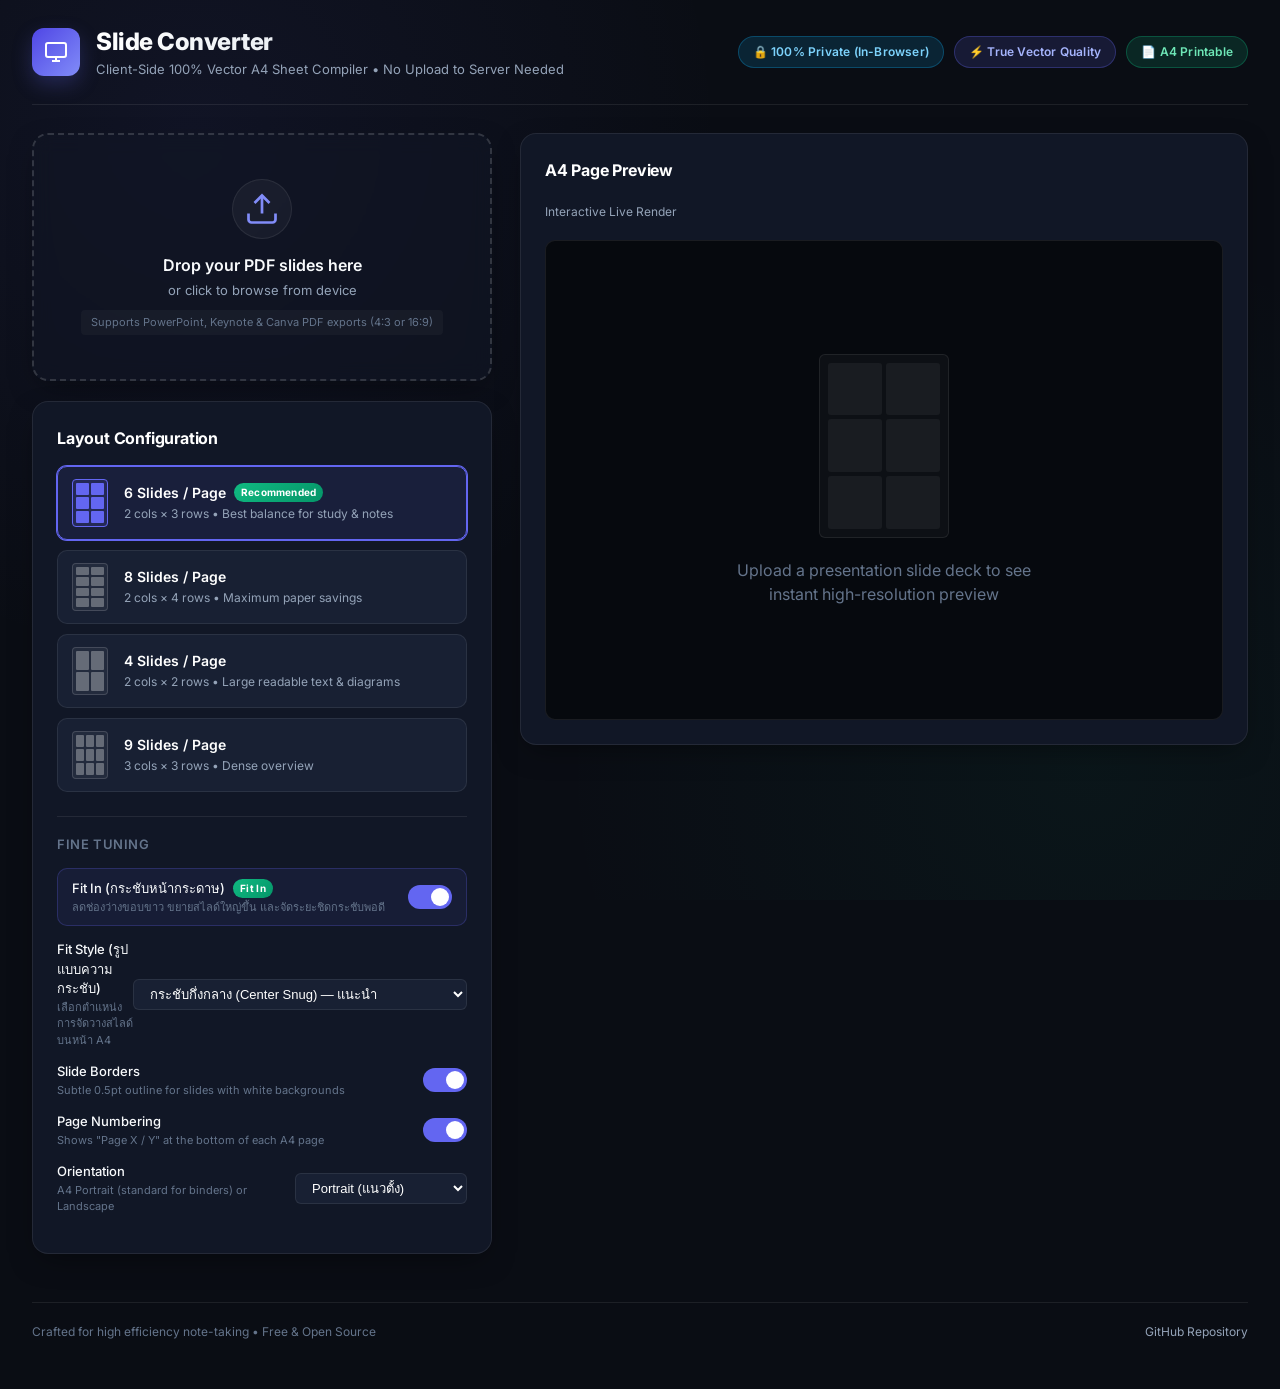
<file: index.html>
<!DOCTYPE html>
<html lang="en">
<head>
  <meta charset="UTF-8">
  <meta name="viewport" content="width=device-width, initial-scale=1.0">
  <title>Slide Converter — N-up A4 Presentation Sheets</title>
  <link rel="preconnect" href="https://fonts.googleapis.com">
  <link rel="preconnect" href="https://fonts.gstatic.com" crossorigin>
  <link href="https://fonts.googleapis.com/css2?family=Inter:wght@300;400;500;600;700;800&family=JetBrains+Mono:wght@400;500&display=swap" rel="stylesheet">
  <link rel="stylesheet" href="./style.css">

  <!-- Core In-Browser Vector PDF Processing & Rendering Engines -->
  <script src="./vendor/pdf-lib.min.js"></script>
  <script src="./vendor/pdf.min.js"></script>
</head>
<body>
  <div class="app-container">
    <!-- Header -->
    <header class="app-header">
      <div class="header-brand">
        <div class="brand-icon">
          <svg width="24" height="24" viewBox="0 0 24 24" fill="none" stroke="currentColor" stroke-width="2">
            <rect x="2" y="3" width="20" height="14" rx="2" ry="2"></rect>
            <line x1="8" y1="21" x2="16" y2="21"></line>
            <line x1="12" y1="17" x2="12" y2="21"></line>
          </svg>
        </div>
        <div>
          <h1 class="brand-title">Slide Converter</h1>
          <p class="brand-subtitle">Client-Side 100% Vector A4 Sheet Compiler • No Upload to Server Needed</p>
        </div>
      </div>
      <div class="header-badges">
        <span class="badge badge-privacy">🔒 100% Private (In-Browser)</span>
        <span class="badge badge-vector">⚡ True Vector Quality</span>
        <span class="badge badge-a4">📄 A4 Printable</span>
      </div>
    </header>

    <!-- Main Workspace Grid -->
    <main class="main-layout">
      <!-- Left Column: Controls & Upload -->
      <section class="controls-panel">
        <!-- Upload Card -->
        <div class="card upload-card" id="drop-zone">
          <input type="file" id="file-input" accept=".pdf" class="file-input-hidden" />
          <div class="drop-content" id="drop-content-idle">
            <div class="upload-icon-pulse">
              <svg width="36" height="36" viewBox="0 0 24 24" fill="none" stroke="currentColor" stroke-width="1.8">
                <path d="M21 15v4a2 2 0 0 1-2 2H5a2 2 0 0 1-2-2v-4"></path>
                <polyline points="17 8 12 3 7 8"></polyline>
                <line x1="12" y1="3" x2="12" y2="15"></line>
              </svg>
            </div>
            <h3 class="upload-title">Drop your PDF slides here</h3>
            <p class="upload-desc">or click to browse from device</p>
            <span class="upload-hint">Supports PowerPoint, Keynote & Canva PDF exports (4:3 or 16:9)</span>
          </div>

          <div class="file-info-bar" id="file-info-bar" style="display: none;">
            <div class="file-meta">
              <div class="file-icon-pdf">PDF</div>
              <div class="file-details">
                <span class="file-name" id="selected-file-name">presentation.pdf</span>
                <span class="file-stats" id="selected-file-stats">0 slides • 0 MB</span>
              </div>
            </div>
            <button class="btn-icon" id="btn-change-file" title="Change File">
              <svg width="18" height="18" viewBox="0 0 24 24" fill="none" stroke="currentColor" stroke-width="2">
                <path d="M21.5 2v6h-6M21.34 15.57a10 10 0 1 1-.57-8.38l5.67-5.67"/>
              </svg>
            </button>
          </div>
        </div>

        <!-- Slide Selection Card -->
        <div class="card selection-card" id="selection-card" style="display: none;">
          <div class="selection-card-header">
            <div class="selection-title-group">
              <h2 class="card-title" style="margin-bottom: 2px;">Slide Selection (เลือกหน้า)</h2>
              <span class="selection-badge" id="selection-summary-badge">All slides selected</span>
            </div>
            <button class="btn-visual-picker" id="btn-open-picker" type="button">
              <svg width="15" height="15" viewBox="0 0 24 24" fill="none" stroke="currentColor" stroke-width="2">
                <rect x="3" y="3" width="7" height="7"></rect>
                <rect x="14" y="3" width="7" height="7"></rect>
                <rect x="14" y="14" width="7" height="7"></rect>
                <rect x="3" y="14" width="7" height="7"></rect>
              </svg>
              <span>Visual Picker (ดูรูปภาพ)</span>
            </button>
          </div>

          <div class="range-input-wrapper">
            <div class="range-input-row">
              <input type="text" id="slide-range-input" class="range-input" placeholder="e.g. 1-12, 15, 20-35 (all = ทั้งหมด)" />
              <button class="btn-apply-range" id="btn-apply-range" title="Apply Range">Apply</button>
            </div>
            <div class="quick-preset-chips">
              <button class="preset-chip active" id="chip-all" type="button">All Slides</button>
              <button class="preset-chip" id="chip-skip-first" type="button">Exclude #1 (ตัดหน้าปก)</button>
              <button class="preset-chip" id="chip-even" type="button">Even Only</button>
              <button class="preset-chip" id="chip-odd" type="button">Odd Only</button>
            </div>
          </div>
        </div>

        <!-- Layout Selector Card -->
        <div class="card settings-card">
          <h2 class="card-title">Layout Configuration</h2>
          
          <div class="layout-grid">
            <!-- 6 Slides Preset (Default) -->
            <label class="layout-option active" data-layout="6up">
              <input type="radio" name="layout" value="6up" checked>
              <div class="layout-preview-icon grid-6">
                <span></span><span></span>
                <span></span><span></span>
                <span></span><span></span>
              </div>
              <div class="layout-details">
                <div class="layout-title-row">
                  <span class="layout-name">6 Slides / Page</span>
                  <span class="tag-rec">Recommended</span>
                </div>
                <span class="layout-desc">2 cols × 3 rows • Best balance for study & notes</span>
              </div>
            </label>

            <!-- 8 Slides Preset -->
            <label class="layout-option" data-layout="8up">
              <input type="radio" name="layout" value="8up">
              <div class="layout-preview-icon grid-8">
                <span></span><span></span>
                <span></span><span></span>
                <span></span><span></span>
                <span></span><span></span>
              </div>
              <div class="layout-details">
                <span class="layout-name">8 Slides / Page</span>
                <span class="layout-desc">2 cols × 4 rows • Maximum paper savings</span>
              </div>
            </label>

            <!-- 4 Slides Preset -->
            <label class="layout-option" data-layout="4up">
              <input type="radio" name="layout" value="4up">
              <div class="layout-preview-icon grid-4">
                <span></span><span></span>
                <span></span><span></span>
              </div>
              <div class="layout-details">
                <span class="layout-name">4 Slides / Page</span>
                <span class="layout-desc">2 cols × 2 rows • Large readable text & diagrams</span>
              </div>
            </label>

            <!-- 9 Slides Preset -->
            <label class="layout-option" data-layout="9up">
              <input type="radio" name="layout" value="9up">
              <div class="layout-preview-icon grid-9">
                <span></span><span></span><span></span>
                <span></span><span></span><span></span>
                <span></span><span></span><span></span>
              </div>
              <div class="layout-details">
                <span class="layout-name">9 Slides / Page</span>
                <span class="layout-desc">3 cols × 3 rows • Dense overview</span>
              </div>
            </label>
          </div>

          <!-- Options Toggles -->
          <div class="options-group">
            <h3 class="options-heading">Fine Tuning</h3>

            <!-- Fit In Function Toggle -->
            <div class="toggle-row highlight-row">
              <div class="toggle-info">
                <div style="display: flex; align-items: center; gap: 8px;">
                  <span class="toggle-label font-bold">Fit In (กระชับหน้ากระดาษ)</span>
                  <span class="badge-mini-rec">Fit In</span>
                </div>
                <span class="toggle-sub">ลดช่องว่างขอบขาว ขยายสไลด์ใหญ่ขึ้น และจัดระยะชิดกระชับพอดี</span>
              </div>
              <label class="switch">
                <input type="checkbox" id="toggle-fit-in" checked>
                <span class="slider round"></span>
              </label>
            </div>

            <!-- Fit Style Selector -->
            <div class="toggle-row" id="fit-style-row">
              <div class="toggle-info">
                <span class="toggle-label">Fit Style (รูปแบบความกระชับ)</span>
                <span class="toggle-sub">เลือกตำแหน่งการจัดวางสไลด์บนหน้า A4</span>
              </div>
              <select id="select-fit-style" class="select-input">
                <option value="center" selected>กระชับกึ่งกลาง (Center Snug) — แนะนำ</option>
                <option value="top">กระชับชิดบน + เว้นที่จดโน้ต (Top Fit + Notes Area)</option>
                <option value="tight">กระชับขอบบางพิเศษ (Ultra Tight)</option>
              </select>
            </div>

            <div class="toggle-row">
              <div class="toggle-info">
                <span class="toggle-label">Slide Borders</span>
                <span class="toggle-sub">Subtle 0.5pt outline for slides with white backgrounds</span>
              </div>
              <label class="switch">
                <input type="checkbox" id="toggle-border" checked>
                <span class="slider round"></span>
              </label>
            </div>

            <div class="toggle-row">
              <div class="toggle-info">
                <span class="toggle-label">Page Numbering</span>
                <span class="toggle-sub">Shows "Page X / Y" at the bottom of each A4 page</span>
              </div>
              <label class="switch">
                <input type="checkbox" id="toggle-numbers" checked>
                <span class="slider round"></span>
              </label>
            </div>

            <div class="toggle-row">
              <div class="toggle-info">
                <span class="toggle-label">Orientation</span>
                <span class="toggle-sub">A4 Portrait (standard for binders) or Landscape</span>
              </div>
              <select id="select-orientation" class="select-input">
                <option value="portrait" selected>Portrait (แนวตั้ง)</option>
                <option value="landscape">Landscape (แนวนอน)</option>
              </select>
            </div>
          </div>
        </div>
      </section>

      <!-- Right Column: Live Preview & Actions -->
      <section class="preview-panel">
        <div class="card preview-card">
          <div class="preview-header">
            <div>
              <h2 class="card-title">A4 Page Preview</h2>
              <span class="preview-subtitle" id="preview-stats-line">Interactive Live Render</span>
            </div>
            <div class="savings-tag" id="savings-badge" style="display: none;">
              <span class="savings-percent" id="savings-percent">83%</span>
              <span class="savings-text">Paper Saved</span>
            </div>
          </div>

          <!-- Preview Stage -->
          <div class="preview-stage" id="preview-stage">
            <div class="preview-placeholder" id="preview-placeholder">
              <div class="placeholder-art">
                <div class="sheet-mockup">
                  <div class="mockup-slot"></div><div class="mockup-slot"></div>
                  <div class="mockup-slot"></div><div class="mockup-slot"></div>
                  <div class="mockup-slot"></div><div class="mockup-slot"></div>
                </div>
              </div>
              <p>Upload a presentation slide deck to see instant high-resolution preview</p>
            </div>

            <div class="preview-loading" id="preview-loading" style="display: none;">
              <div class="spinner"></div>
              <span id="loading-text">Embedding vector slides into A4 grid...</span>
            </div>

            <div class="preview-result-container" id="preview-result-container" style="display: none;">
              <canvas id="preview-canvas" class="preview-image-canvas"></canvas>
            </div>
          </div>

          <!-- Preview Page Navigation -->
          <div class="preview-nav-bar" id="preview-nav-bar" style="display: none;">
            <button class="nav-btn" id="btn-prev-page" title="Previous Page">◀ Prev</button>
            <span class="nav-page-indicator" id="nav-page-indicator">Page 1 of 1</span>
            <button class="nav-btn" id="btn-next-page" title="Next Page">Next ▶</button>
          </div>

          <!-- Action Buttons Bar -->
          <div class="action-bar" id="action-bar" style="display: none;">
            <button class="btn btn-primary" id="btn-download">
              <svg width="20" height="20" viewBox="0 0 24 24" fill="none" stroke="currentColor" stroke-width="2">
                <path d="M21 15v4a2 2 0 0 1-2 2H5a2 2 0 0 1-2-2v-4"></path>
                <polyline points="7 10 12 15 17 10"></polyline>
                <line x1="12" y1="15" x2="12" y2="3"></line>
              </svg>
              <span>Download A4 PDF</span>
            </button>
          </div>
        </div>
      </section>
    </main>

    <footer class="app-footer">
      <span>Crafted for high efficiency note-taking • Free & Open Source</span>
      <a href="https://github.com/Tontonji/slide-converter" target="_blank" class="github-link">GitHub Repository</a>
    </footer>
  </div>

  <!-- Visual Slide Picker Modal -->
  <div class="modal-backdrop" id="picker-modal" style="display: none;">
    <div class="modal-dialog">
      <div class="modal-header">
        <div>
          <h2 class="modal-title">Visual Slide Picker (เลือกหน้าสไลด์)</h2>
          <span class="modal-subtitle" id="modal-counter">Selected 0 of 0 slides</span>
        </div>
        <button class="btn-close-modal" id="btn-close-modal" title="Close">✕</button>
      </div>

      <div class="modal-toolbar">
        <div class="toolbar-left">
          <button class="modal-tool-btn" id="modal-select-all" type="button">Select All</button>
          <button class="modal-tool-btn" id="modal-deselect-all" type="button">Deselect All</button>
          <button class="modal-tool-btn" id="modal-exclude-first" type="button">Exclude Slide 1 (ตัดหน้าปก)</button>
          <button class="modal-tool-btn" id="modal-invert" type="button">Invert Selection</button>
        </div>
        <div class="toolbar-right">
          <span class="modal-hint">Click cards to toggle inclusion</span>
        </div>
      </div>

      <div class="modal-body">
        <div class="thumbnail-grid" id="thumbnail-grid">
          <!-- Populated dynamically with slide cards -->
        </div>
      </div>

      <div class="modal-footer">
        <button class="btn btn-secondary" id="btn-cancel-modal" type="button">Cancel</button>
        <button class="btn btn-primary" id="btn-apply-modal" type="button">Apply Selection & Update A4</button>
      </div>
    </div>
  </div>

  <!-- Toast Notification Container -->
  <div class="toast-container" id="toast-container"></div>

  <script src="./app.js"></script>
</body>
</html>
</file>
<file: style.css>
:root {
  --bg-primary: #0a0d14;
  --bg-surface: #111726;
  --bg-surface-elevated: #182033;
  --bg-hover: #1e293b;
  --border-color: rgba(255, 255, 255, 0.08);
  --border-color-active: rgba(99, 102, 241, 0.5);
  --primary: #6366f1;
  --primary-hover: #4f46e5;
  --primary-glow: rgba(99, 102, 241, 0.25);
  --emerald: #10b981;
  --emerald-glow: rgba(16, 185, 129, 0.2);
  --text-main: #f8fafc;
  --text-muted: #94a3b8;
  --text-dim: #64748b;
  --radius-lg: 16px;
  --radius-md: 10px;
  --radius-sm: 6px;
  --font-sans: 'Inter', -apple-system, BlinkMacSystemFont, sans-serif;
  --font-mono: 'JetBrains Mono', monospace;
  --shadow-card: 0 10px 30px -10px rgba(0, 0, 0, 0.5);
  --shadow-sheet: 0 20px 40px -15px rgba(0, 0, 0, 0.7), 0 0 0 1px rgba(255, 255, 255, 0.1);
}

* {
  box-sizing: border-box;
  margin: 0;
  padding: 0;
}

body {
  font-family: var(--font-sans);
  background-color: var(--bg-primary);
  color: var(--text-main);
  min-height: 100vh;
  line-height: 1.5;
  background-image: 
    radial-gradient(circle at 15% 15%, rgba(99, 102, 241, 0.08) 0%, transparent 40%),
    radial-gradient(circle at 85% 85%, rgba(16, 185, 129, 0.05) 0%, transparent 40%);
  background-attachment: fixed;
  overflow-x: hidden;
}

.app-container {
  max-width: 1400px;
  margin: 0 auto;
  padding: 24px 32px 48px;
}

/* Header */
.app-header {
  display: flex;
  justify-content: space-between;
  align-items: center;
  padding-bottom: 24px;
  border-bottom: 1px solid var(--border-color);
  margin-bottom: 28px;
}

.header-brand {
  display: flex;
  align-items: center;
  gap: 16px;
}

.brand-icon {
  width: 48px;
  height: 48px;
  background: linear-gradient(135deg, #4f46e5, #818cf8);
  border-radius: 12px;
  display: flex;
  align-items: center;
  justify-content: center;
  color: #fff;
  box-shadow: 0 8px 20px var(--primary-glow);
}

.brand-title {
  font-size: 24px;
  font-weight: 800;
  letter-spacing: -0.5px;
  background: linear-gradient(to right, #ffffff, #cbd5e1);
  -webkit-background-clip: text;
  -webkit-text-fill-color: transparent;
}

.brand-subtitle {
  font-size: 13px;
  color: var(--text-muted);
  font-weight: 400;
}

.header-badges {
  display: flex;
  gap: 10px;
}

.badge {
  padding: 6px 14px;
  font-size: 12px;
  font-weight: 600;
  border-radius: 999px;
  letter-spacing: 0.2px;
}

.badge-privacy {
  background: rgba(14, 165, 233, 0.15);
  color: #7dd3fc;
  border: 1px solid rgba(14, 165, 233, 0.3);
}

.badge-vector {
  background: rgba(99, 102, 241, 0.15);
  color: #a5b4fc;
  border: 1px solid rgba(99, 102, 241, 0.3);
}

.badge-a4 {
  background: rgba(16, 185, 129, 0.15);
  color: #6ee7b7;
  border: 1px solid rgba(16, 185, 129, 0.3);
}

/* Layout Grid */
.main-layout {
  display: grid;
  grid-template-columns: 460px 1fr;
  gap: 28px;
  align-items: start;
}

/* Card */
.card {
  background-color: var(--bg-surface);
  border: 1px solid var(--border-color);
  border-radius: var(--radius-lg);
  padding: 24px;
  box-shadow: var(--shadow-card);
  backdrop-filter: blur(10px);
}

.card-title {
  font-size: 16px;
  font-weight: 700;
  letter-spacing: -0.2px;
  margin-bottom: 16px;
  color: #ffffff;
}

/* Upload Card */
.upload-card {
  position: relative;
  border: 2px dashed rgba(255, 255, 255, 0.15);
  cursor: pointer;
  transition: all 0.25s cubic-bezier(0.4, 0, 0.2, 1);
  background: rgba(17, 23, 38, 0.6);
  margin-bottom: 20px;
}

.upload-card:hover, .upload-card.dragover {
  border-color: var(--primary);
  background: rgba(99, 102, 241, 0.05);
  transform: translateY(-2px);
  box-shadow: 0 12px 28px -8px var(--primary-glow);
}

.file-input-hidden {
  position: absolute;
  top: 0; left: 0; width: 100%; height: 100%;
  opacity: 0;
  cursor: pointer;
  z-index: 10;
}

.drop-content {
  text-align: center;
  padding: 20px 10px;
}

.upload-icon-pulse {
  width: 60px;
  height: 60px;
  margin: 0 auto 14px;
  background: rgba(255, 255, 255, 0.04);
  border-radius: 50%;
  display: flex;
  align-items: center;
  justify-content: center;
  color: #818cf8;
  border: 1px solid rgba(255, 255, 255, 0.08);
  transition: transform 0.2s;
}

.upload-card:hover .upload-icon-pulse {
  transform: scale(1.08);
  color: #a5b4fc;
  background: rgba(99, 102, 241, 0.12);
}

.upload-title {
  font-size: 16px;
  font-weight: 600;
  margin-bottom: 4px;
}

.upload-desc {
  font-size: 13px;
  color: var(--text-muted);
  margin-bottom: 8px;
}

.upload-hint {
  font-size: 11px;
  color: var(--text-dim);
  display: inline-block;
  padding: 4px 10px;
  background: rgba(255, 255, 255, 0.03);
  border-radius: 4px;
}

/* Slide Selection Card */
.selection-card {
  margin-bottom: 20px;
  background: var(--bg-surface);
  border: 1px solid var(--border-color);
  border-radius: var(--radius-lg);
  padding: 18px 20px;
  animation: fadeIn 0.3s ease;
}

.selection-card-header {
  display: flex;
  justify-content: space-between;
  align-items: center;
  margin-bottom: 14px;
}

.selection-title-group {
  display: flex;
  align-items: center;
  gap: 10px;
}

.selection-badge {
  font-size: 11px;
  font-weight: 600;
  padding: 3px 9px;
  background: rgba(99, 102, 241, 0.15);
  color: #a5b4fc;
  border: 1px solid rgba(99, 102, 241, 0.3);
  border-radius: 999px;
}

.btn-visual-picker {
  display: flex;
  align-items: center;
  gap: 6px;
  background: rgba(255, 255, 255, 0.06);
  border: 1px solid rgba(255, 255, 255, 0.12);
  color: #f1f5f9;
  padding: 6px 12px;
  border-radius: var(--radius-sm);
  font-size: 12px;
  font-weight: 500;
  cursor: pointer;
  transition: all 0.2s;
}

.btn-visual-picker:hover {
  background: rgba(99, 102, 241, 0.2);
  border-color: var(--primary);
  color: #fff;
  transform: translateY(-1px);
}

.range-input-wrapper {
  display: flex;
  flex-direction: column;
  gap: 10px;
}

.range-input-row {
  display: flex;
  gap: 8px;
}

.range-input {
  flex: 1;
  background: var(--bg-surface-elevated);
  border: 1px solid var(--border-color);
  color: #fff;
  padding: 9px 14px;
  border-radius: var(--radius-sm);
  font-size: 13px;
  font-family: var(--font-mono);
  outline: none;
  transition: border-color 0.2s;
}

.range-input:focus {
  border-color: var(--primary);
  box-shadow: 0 0 0 1px var(--primary);
}

.btn-apply-range {
  background: var(--bg-surface-elevated);
  border: 1px solid rgba(255, 255, 255, 0.15);
  color: #fff;
  padding: 0 16px;
  border-radius: var(--radius-sm);
  font-size: 12px;
  font-weight: 600;
  cursor: pointer;
  transition: all 0.15s;
}

.btn-apply-range:hover {
  background: var(--primary);
  border-color: var(--primary);
}

.quick-preset-chips {
  display: flex;
  flex-wrap: wrap;
  gap: 6px;
}

.preset-chip {
  background: rgba(255, 255, 255, 0.04);
  border: 1px solid rgba(255, 255, 255, 0.08);
  color: var(--text-muted);
  font-size: 11px;
  padding: 4px 10px;
  border-radius: 999px;
  cursor: pointer;
  transition: all 0.15s;
}

.preset-chip:hover {
  background: rgba(255, 255, 255, 0.1);
  color: #fff;
  border-color: rgba(255, 255, 255, 0.2);
}

.preset-chip.active {
  background: rgba(99, 102, 241, 0.18);
  border-color: var(--primary);
  color: #a5b4fc;
  font-weight: 600;
}

/* Modal Dialog */
.modal-backdrop {
  position: fixed;
  top: 0; left: 0; width: 100vw; height: 100vh;
  background: rgba(4, 7, 13, 0.75);
  backdrop-filter: blur(8px);
  z-index: 1000;
  display: flex;
  align-items: center;
  justify-content: center;
  padding: 24px;
  animation: fadeIn 0.2s ease;
}

.modal-dialog {
  background: var(--bg-surface);
  border: 1px solid rgba(255, 255, 255, 0.12);
  border-radius: var(--radius-lg);
  width: 100%;
  max-width: 960px;
  max-height: 85vh;
  display: flex;
  flex-direction: column;
  box-shadow: 0 25px 60px -15px rgba(0, 0, 0, 0.8), 0 0 0 1px rgba(99, 102, 241, 0.2);
  overflow: hidden;
}

.modal-header {
  display: flex;
  justify-content: space-between;
  align-items: center;
  padding: 20px 24px;
  border-bottom: 1px solid var(--border-color);
}

.modal-title {
  font-size: 18px;
  font-weight: 700;
  color: #fff;
}

.modal-subtitle {
  font-size: 12px;
  color: var(--text-muted);
}

.btn-close-modal {
  background: transparent;
  border: none;
  color: var(--text-muted);
  font-size: 20px;
  cursor: pointer;
  padding: 6px;
  line-height: 1;
  border-radius: 6px;
  transition: all 0.15s;
}

.btn-close-modal:hover {
  background: rgba(255, 255, 255, 0.1);
  color: #fff;
}

.modal-toolbar {
  display: flex;
  justify-content: space-between;
  align-items: center;
  padding: 12px 24px;
  background: rgba(10, 13, 20, 0.4);
  border-bottom: 1px solid var(--border-color);
  flex-wrap: wrap;
  gap: 10px;
}

.toolbar-left {
  display: flex;
  flex-wrap: wrap;
  gap: 8px;
}

.modal-tool-btn {
  background: var(--bg-surface-elevated);
  border: 1px solid var(--border-color);
  color: var(--text-main);
  font-size: 11.5px;
  font-weight: 500;
  padding: 6px 12px;
  border-radius: var(--radius-sm);
  cursor: pointer;
  transition: all 0.15s;
}

.modal-tool-btn:hover {
  background: var(--bg-hover);
  border-color: rgba(255, 255, 255, 0.2);
}

.modal-hint {
  font-size: 11.5px;
  color: var(--text-dim);
}

.modal-body {
  flex: 1;
  overflow-y: auto;
  padding: 24px;
  background: #090d16;
}

.thumbnail-grid {
  display: grid;
  grid-template-columns: repeat(auto-fill, minmax(135px, 1fr));
  gap: 14px;
}

.thumb-card {
  position: relative;
  background: var(--bg-surface-elevated);
  border: 2px solid var(--border-color);
  border-radius: 8px;
  padding: 6px;
  cursor: pointer;
  transition: all 0.2s cubic-bezier(0.4, 0, 0.2, 1);
  user-select: none;
  display: flex;
  flex-direction: column;
}

.thumb-card:hover {
  transform: translateY(-2px);
  border-color: rgba(255, 255, 255, 0.25);
  box-shadow: 0 8px 18px rgba(0, 0, 0, 0.4);
}

.thumb-card.selected {
  border-color: var(--primary);
  background: rgba(99, 102, 241, 0.12);
  box-shadow: 0 0 0 1px var(--primary);
}

.thumb-card.excluded {
  opacity: 0.4;
  filter: grayscale(0.7);
}

.thumb-card-canvas {
  width: 100%;
  height: auto;
  border-radius: 4px;
  background: #fff;
  display: block;
}

.thumb-meta {
  display: flex;
  justify-content: space-between;
  align-items: center;
  margin-top: 6px;
  padding: 2px 4px;
}

.thumb-num {
  font-size: 11px;
  font-weight: 700;
  color: var(--text-muted);
}

.thumb-check {
  width: 16px;
  height: 16px;
  border-radius: 4px;
  border: 1.5px solid var(--text-dim);
  display: flex;
  align-items: center;
  justify-content: center;
  font-size: 10px;
  transition: all 0.15s;
}

.thumb-card.selected .thumb-check {
  background: var(--primary);
  border-color: var(--primary);
  color: #fff;
}

.thumb-card.selected .thumb-num {
  color: #fff;
}

.modal-footer {
  display: flex;
  justify-content: flex-end;
  gap: 12px;
  padding: 16px 24px;
  border-top: 1px solid var(--border-color);
  background: var(--bg-surface);
}

@keyframes fadeIn {
  from { opacity: 0; }
  to { opacity: 1; }
}

.file-meta {
  display: flex;
  align-items: center;
  gap: 12px;
  overflow: hidden;
}

.file-icon-pdf {
  background: #ef4444;
  color: #fff;
  font-size: 11px;
  font-weight: 800;
  padding: 6px 8px;
  border-radius: 6px;
  letter-spacing: 0.5px;
}

.file-details {
  display: flex;
  flex-direction: column;
  overflow: hidden;
}

.file-name {
  font-size: 13px;
  font-weight: 600;
  white-space: nowrap;
  overflow: hidden;
  text-overflow: ellipsis;
  max-width: 280px;
}

.file-stats {
  font-size: 11px;
  color: var(--text-muted);
}

.btn-icon {
  background: transparent;
  border: none;
  color: var(--text-muted);
  cursor: pointer;
  padding: 8px;
  border-radius: 6px;
  display: flex;
  align-items: center;
  justify-content: center;
  transition: all 0.2s;
}

.btn-icon:hover {
  background: rgba(255, 255, 255, 0.1);
  color: #fff;
}

/* Layout Selector Grid */
.layout-grid {
  display: flex;
  flex-direction: column;
  gap: 10px;
  margin-bottom: 24px;
}

.layout-option {
  display: flex;
  align-items: center;
  gap: 16px;
  padding: 12px 14px;
  border-radius: var(--radius-md);
  background: var(--bg-surface-elevated);
  border: 1px solid var(--border-color);
  cursor: pointer;
  transition: all 0.2s cubic-bezier(0.4, 0, 0.2, 1);
  position: relative;
}

.layout-option input[type="radio"] {
  display: none;
}

.layout-option:hover {
  background: var(--bg-hover);
  border-color: rgba(255, 255, 255, 0.2);
}

.layout-option.active {
  border-color: var(--primary);
  background: rgba(99, 102, 241, 0.1);
  box-shadow: 0 0 0 1px var(--primary);
}

/* Mini Layout Preview Icons */
.layout-preview-icon {
  width: 36px;
  height: 48px;
  background: rgba(255, 255, 255, 0.05);
  border: 1px solid rgba(255, 255, 255, 0.15);
  border-radius: 4px;
  padding: 3px;
  display: grid;
  gap: 2px;
  flex-shrink: 0;
}

.layout-preview-icon span {
  background: rgba(255, 255, 255, 0.3);
  border-radius: 1px;
}

.layout-option.active .layout-preview-icon {
  border-color: var(--primary);
  background: rgba(99, 102, 241, 0.15);
}

.layout-option.active .layout-preview-icon span {
  background: var(--primary);
}

.grid-6 { grid-template-columns: 1fr 1fr; grid-template-rows: 1fr 1fr 1fr; }
.grid-8 { grid-template-columns: 1fr 1fr; grid-template-rows: 1fr 1fr 1fr 1fr; }
.grid-4 { grid-template-columns: 1fr 1fr; grid-template-rows: 1fr 1fr; }
.grid-9 { grid-template-columns: 1fr 1fr 1fr; grid-template-rows: 1fr 1fr 1fr; }

.layout-details {
  display: flex;
  flex-direction: column;
  gap: 2px;
}

.layout-title-row {
  display: flex;
  align-items: center;
  gap: 8px;
}

.layout-name {
  font-size: 14px;
  font-weight: 600;
  color: #fff;
}

.tag-rec {
  background: linear-gradient(135deg, #10b981, #059669);
  color: #fff;
  font-size: 10px;
  font-weight: 700;
  padding: 2px 7px;
  border-radius: 999px;
  letter-spacing: 0.2px;
}

.layout-desc {
  font-size: 12px;
  color: var(--text-muted);
}

/* Options / Fine Tuning */
.options-group {
  border-top: 1px solid var(--border-color);
  padding-top: 18px;
}

.options-heading {
  font-size: 13px;
  font-weight: 600;
  text-transform: uppercase;
  letter-spacing: 0.6px;
  color: var(--text-dim);
  margin-bottom: 14px;
}

.toggle-row {
  display: flex;
  justify-content: space-between;
  align-items: center;
  margin-bottom: 14px;
}

.highlight-row {
  background: rgba(99, 102, 241, 0.08);
  border: 1px solid rgba(99, 102, 241, 0.25);
  padding: 10px 14px;
  border-radius: var(--radius-md);
  margin-bottom: 14px;
}

.font-bold {
  font-weight: 700;
  color: #fff;
}

.badge-mini-rec {
  background: linear-gradient(135deg, #10b981, #059669);
  color: #fff;
  font-size: 10px;
  font-weight: 700;
  padding: 2px 7px;
  border-radius: 999px;
  letter-spacing: 0.3px;
}

.toggle-info {
  display: flex;
  flex-direction: column;
}

.toggle-label {
  font-size: 13px;
  font-weight: 500;
  color: var(--text-main);
}

.toggle-sub {
  font-size: 11px;
  color: var(--text-dim);
}

/* Switch */
.switch {
  position: relative;
  display: inline-block;
  width: 44px;
  height: 24px;
  flex-shrink: 0;
}

.switch input { opacity: 0; width: 0; height: 0; }

.slider {
  position: absolute;
  cursor: pointer;
  top: 0; left: 0; right: 0; bottom: 0;
  background-color: rgba(255, 255, 255, 0.15);
  transition: 0.25s;
}

.slider:before {
  position: absolute;
  content: "";
  height: 18px;
  width: 18px;
  left: 3px;
  bottom: 3px;
  background-color: white;
  transition: 0.25s;
}

input:checked + .slider { background-color: var(--primary); }
input:checked + .slider:before { transform: translateX(20px); }
.slider.round { border-radius: 34px; }
.slider.round:before { border-radius: 50%; }

/* Select Input */
.select-input {
  background: var(--bg-surface-elevated);
  border: 1px solid var(--border-color);
  color: #fff;
  padding: 6px 12px;
  border-radius: var(--radius-sm);
  font-size: 13px;
  outline: none;
}

/* Right Panel: Preview */
.preview-panel {
  position: sticky;
  top: 24px;
}

.preview-card {
  display: flex;
  flex-direction: column;
  min-height: 600px;
}

.preview-header {
  display: flex;
  justify-content: space-between;
  align-items: flex-start;
  margin-bottom: 18px;
}

.preview-subtitle {
  font-size: 12px;
  color: var(--text-muted);
}

.savings-tag {
  display: flex;
  align-items: center;
  gap: 8px;
  background: var(--emerald-glow);
  border: 1px solid rgba(16, 185, 129, 0.4);
  padding: 6px 14px;
  border-radius: 999px;
}

.savings-percent {
  font-size: 16px;
  font-weight: 800;
  color: #34d399;
}

.savings-text {
  font-size: 12px;
  font-weight: 600;
  color: #6ee7b7;
}

/* Preview Stage */
.preview-stage {
  flex: 1;
  background: #06090e;
  border: 1px solid var(--border-color);
  border-radius: var(--radius-md);
  display: flex;
  align-items: center;
  justify-content: center;
  padding: 24px;
  min-height: 480px;
  position: relative;
  overflow: hidden;
}

.preview-placeholder {
  text-align: center;
  color: var(--text-dim);
  max-width: 320px;
}

.placeholder-art {
  margin-bottom: 20px;
}

.sheet-mockup {
  width: 130px;
  height: 184px;
  background: rgba(255, 255, 255, 0.03);
  border: 1px solid rgba(255, 255, 255, 0.08);
  border-radius: 6px;
  margin: 0 auto;
  padding: 8px;
  display: grid;
  grid-template-columns: 1fr 1fr;
  grid-template-rows: 1fr 1fr 1fr;
  gap: 4px;
}

.mockup-slot {
  background: rgba(255, 255, 255, 0.05);
  border-radius: 3px;
}

.preview-loading {
  display: flex;
  flex-direction: column;
  align-items: center;
  gap: 16px;
  color: var(--text-muted);
  font-size: 14px;
}

.spinner {
  width: 40px;
  height: 40px;
  border: 3px solid rgba(99, 102, 241, 0.2);
  border-top-color: var(--primary);
  border-radius: 50%;
  animation: spin 0.8s linear infinite;
}

@keyframes spin {
  to { transform: rotate(360deg); }
}

.preview-result-container {
  display: flex;
  justify-content: center;
  align-items: center;
  width: 100%;
}

.preview-image-canvas {
  max-width: 100%;
  max-height: 520px;
  height: auto;
  border-radius: 6px;
  box-shadow: var(--shadow-sheet);
  background: #ffffff;
  transition: transform 0.2s;
}

/* Nav Bar for preview pages */
.preview-nav-bar {
  display: flex;
  justify-content: center;
  align-items: center;
  gap: 16px;
  margin-top: 14px;
}

.nav-btn {
  background: var(--bg-surface-elevated);
  border: 1px solid var(--border-color);
  color: var(--text-main);
  padding: 6px 14px;
  border-radius: var(--radius-sm);
  font-size: 12px;
  font-weight: 500;
  cursor: pointer;
  transition: all 0.15s;
}

.nav-btn:hover:not(:disabled) {
  background: var(--bg-hover);
  border-color: rgba(255, 255, 255, 0.2);
}

.nav-btn:disabled {
  opacity: 0.4;
  cursor: not-allowed;
}

.nav-page-indicator {
  font-size: 12px;
  color: var(--text-muted);
  font-family: var(--font-mono);
}

/* Action Bar */
.action-bar {
  display: flex;
  gap: 14px;
  margin-top: 20px;
}

.btn {
  flex: 1;
  display: flex;
  align-items: center;
  justify-content: center;
  gap: 10px;
  padding: 14px 20px;
  border-radius: var(--radius-md);
  font-size: 14px;
  font-weight: 600;
  cursor: pointer;
  border: none;
  transition: all 0.2s cubic-bezier(0.4, 0, 0.2, 1);
}

.btn-primary {
  background: linear-gradient(135deg, #4f46e5, #6366f1);
  color: #fff;
  box-shadow: 0 8px 24px var(--primary-glow);
}

.btn-primary:hover {
  background: linear-gradient(135deg, #4338ca, #4f46e5);
  transform: translateY(-2px);
  box-shadow: 0 12px 28px rgba(99, 102, 241, 0.35);
}

/* Footer */
.app-footer {
  margin-top: 48px;
  padding-top: 20px;
  border-top: 1px solid var(--border-color);
  display: flex;
  justify-content: space-between;
  align-items: center;
  font-size: 12px;
  color: var(--text-dim);
}

.github-link {
  color: var(--text-muted);
  text-decoration: none;
  transition: color 0.2s;
}
.github-link:hover { color: #fff; }

/* Toast */
.toast-container {
  position: fixed;
  bottom: 24px;
  right: 24px;
  display: flex;
  flex-direction: column;
  gap: 10px;
  z-index: 999;
}

.toast {
  padding: 12px 18px;
  border-radius: var(--radius-sm);
  background: var(--bg-surface-elevated);
  border: 1px solid var(--border-color);
  color: #fff;
  font-size: 13px;
  box-shadow: 0 10px 25px rgba(0,0,0,0.4);
  animation: slideIn 0.3s ease;
}

.toast-success { border-color: rgba(16, 185, 129, 0.5); }
.toast-error { border-color: rgba(239, 68, 68, 0.5); }

@keyframes slideIn {
  from { transform: translateX(100%); opacity: 0; }
  to { transform: translateX(0); opacity: 1; }
}

@media (max-width: 980px) {
  .main-layout { grid-template-columns: 1fr; }
  .preview-panel { position: static; }
}
</file>
